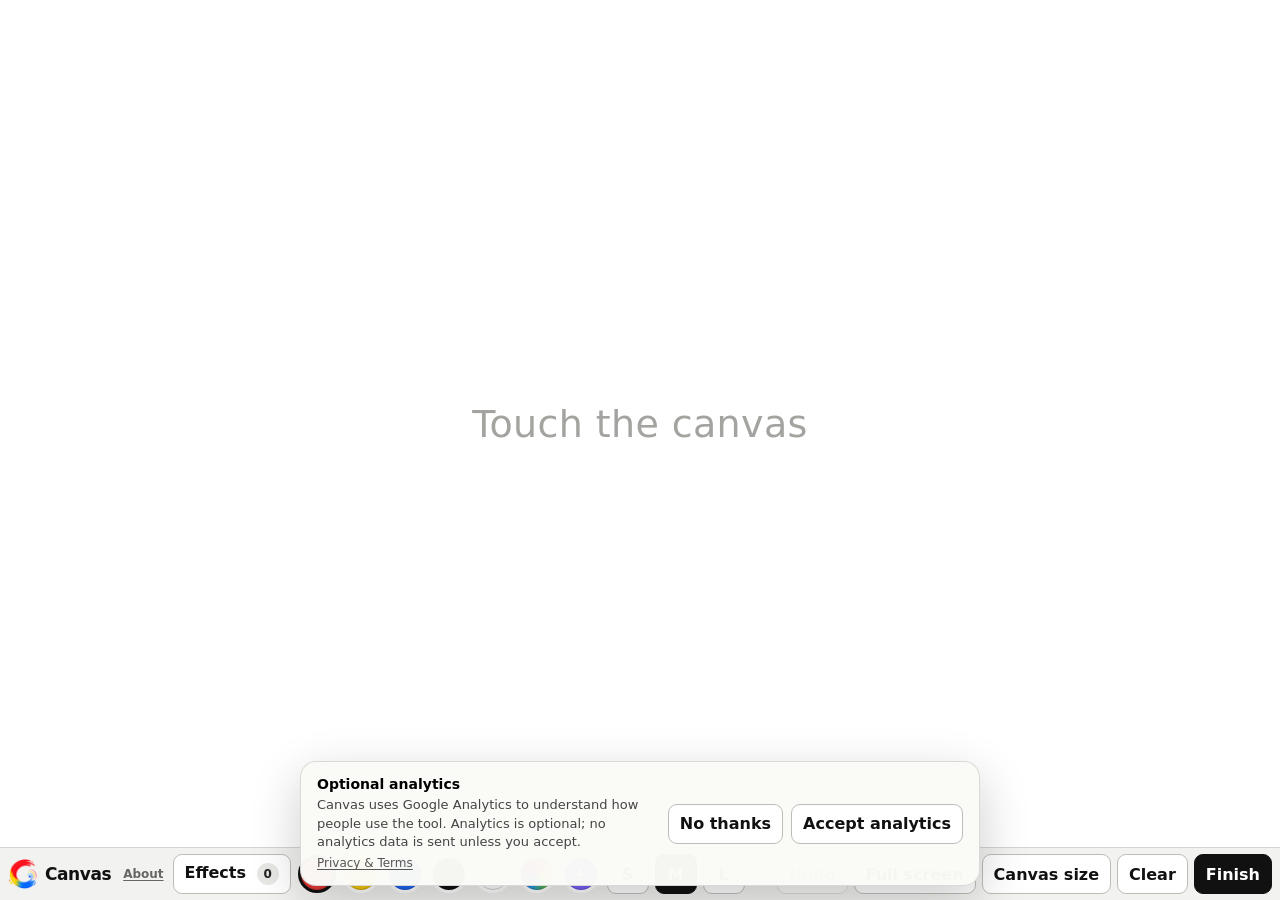
<file: index.html>
<!doctype html>
<html lang="en">
<head>
  <meta charset="utf-8" />
  <meta name="viewport" content="width=device-width, initial-scale=1, viewport-fit=cover, user-scalable=no" />
  <meta name="theme-color" content="#ffffff" />
  <meta name="color-scheme" content="light" />

  <title>Canvas — Experimental Multitouch Drawing Instrument</title>
  <meta name="description" content="Canvas is a free experimental multitouch drawing instrument by Nick Speelman. Combine gesture, color, and composable effects to create digital artwork in your browser." />
  <meta name="author" content="Nick Speelman" />
  <meta name="application-name" content="Canvas" />
  <meta name="robots" content="index, follow, max-image-preview:large, max-snippet:-1, max-video-preview:-1" />
  <link rel="canonical" href="https://canvas.nickspeelman.com/" />

  <!-- Open Graph / LinkedIn / social sharing -->
  <meta property="og:type" content="website" />
  <meta property="og:locale" content="en_US" />
  <meta property="og:site_name" content="Canvas" />
  <meta property="og:title" content="Canvas — Experimental Multitouch Drawing Instrument" />
  <meta property="og:description" content="A free experimental multitouch drawing instrument for combining gesture, color, and composable effects directly in your browser." />
  <meta property="og:url" content="https://canvas.nickspeelman.com/" />
  <meta property="og:image" content="https://canvas.nickspeelman.com/assets/icons/canvas-social.png" />
  <meta property="og:image:secure_url" content="https://canvas.nickspeelman.com/assets/icons/canvas-social.png" />
  <meta property="og:image:type" content="image/png" />
  <meta property="og:image:width" content="1200" />
  <meta property="og:image:height" content="627" />
  <meta property="og:image:alt" content="Canvas, an experimental multitouch drawing instrument by Nick Speelman" />

  <!-- X / Twitter -->
  <meta name="twitter:card" content="summary_large_image" />
  <meta name="twitter:title" content="Canvas — Experimental Multitouch Drawing Instrument" />
  <meta name="twitter:description" content="A free experimental multitouch drawing instrument for combining gesture, color, and composable effects directly in your browser." />
  <meta name="twitter:image" content="https://canvas.nickspeelman.com/assets/icons/canvas-social.png" />
  <meta name="twitter:image:alt" content="Canvas, an experimental multitouch drawing instrument by Nick Speelman" />

  <!-- PWA / platform metadata -->
  <meta name="apple-mobile-web-app-capable" content="yes" />
  <meta name="apple-mobile-web-app-status-bar-style" content="default" />
  <meta name="apple-mobile-web-app-title" content="Canvas" />
  <meta name="mobile-web-app-capable" content="yes" />

  <!-- Favicons / app icons -->
  <link rel="icon" href="assets/icons/favicon.ico" sizes="any" />
  <link rel="icon" type="image/png" sizes="48x48" href="assets/icons/favicon-48x48.png" />
  <link rel="icon" type="image/png" sizes="32x32" href="assets/icons/favicon-32x32.png" />
  <link rel="icon" type="image/png" sizes="16x16" href="assets/icons/favicon-16x16.png" />
  <link rel="apple-touch-icon" sizes="180x180" href="assets/icons/apple-touch-icon.png" />
  <link rel="manifest" href="assets/icons/site.webmanifest" />

  <!-- Structured data -->
  <script type="application/ld+json">
  {
    "@context": "https://schema.org",
    "@type": "WebApplication",
    "name": "Canvas",
    "url": "https://canvas.nickspeelman.com/",
    "description": "A free experimental multitouch drawing instrument for combining gesture, color, and composable effects directly in the browser.",
    "applicationCategory": "DesignApplication",
    "operatingSystem": "Any",
    "browserRequirements": "Requires a modern browser with JavaScript and Canvas support.",
    "isAccessibleForFree": true,
    "image": "https://canvas.nickspeelman.com/assets/icons/canvas-social.png",
    "author": {
      "@type": "Person",
      "name": "Nick Speelman",
      "url": "https://nickspeelman.com/"
    },
    "offers": {
      "@type": "Offer",
      "price": "0",
      "priceCurrency": "USD"
    },
    "featureList": [
      "Multitouch drawing",
      "Composable drawing effects",
      "Custom color selection",
      "PNG image export",
      "Animated GIF recording rendering",
      "Offline-capable progressive web app"
    ]
  }
  </script>

  <link rel="stylesheet" href="styles.css" />
</head>
<body>
  <main id="app" class="app" aria-label="Touch drawing instrument">
    <section id="stage" class="stage" aria-label="Drawing canvas">
      <canvas id="paintCanvas"></canvas>
      <canvas id="liveCanvas"></canvas>
      <div id="touchHint" class="touch-hint">Touch the canvas</div>
    </section>

    <section class="controls" aria-label="Instrument controls">
      <div class="control-row tools">
        <div class="brand-group">
          <div class="brand" aria-label="Canvas">
            <img class="brand-mark" src="assets/icons/favicon-32x32.png" width="32" height="32" alt="" />
            <span class="brand-name">Canvas</span>
          </div>
          <button id="aboutBtn" type="button" class="about-trigger" aria-haspopup="dialog">About</button>
        </div>

        <div class="effects-control popover-wrap">
          <button id="effectsBtn" class="utility menu-button" aria-haspopup="true" aria-expanded="false">
            Effects <span id="effectsCount" class="count-badge">0</span>
          </button>
          <div id="effectsMenu" class="popover effects-menu" hidden>
            <div class="effects-tabs" role="tablist" aria-label="Paint effects menu">
              <button id="effectsTabBtn" class="effects-tab active" type="button" role="tab" aria-selected="true" aria-controls="effectsTabPanel">Effects</button>
              <button id="stackTabBtn" class="effects-tab" type="button" role="tab" aria-selected="false" aria-controls="stackTabPanel">Stack</button>
            </div>

            <div id="effectsTabPanel" class="effects-tab-panel" role="tabpanel" aria-labelledby="effectsTabBtn">
              <div class="popover-heading effects-panel-heading">
                <strong>Paint Effects</strong>
                <div class="bulk-actions">
                  <button id="selectAllEffectsBtn" type="button" class="text-button">Select all</button>
                  <button id="clearAllEffectsBtn" type="button" class="text-button">Unselect all</button>
                </div>
              </div>

              <div class="effect-groups" aria-label="Effects">
                <section class="effect-group" aria-labelledby="generateEffectsHeading">
                  <h3 id="generateEffectsHeading">Generate</h3>
                  <div class="behaviors">
                    <button class="behavior" data-behavior="bloom" aria-pressed="false">Bloom</button>
                    <button class="behavior" data-behavior="drift" aria-pressed="false">Drift</button>
                    <button class="behavior" data-behavior="scatter" aria-pressed="false">Scatter</button>
                    <button class="behavior" data-behavior="spray" aria-pressed="false">Spray</button>
                  </div>
                </section>

                <section class="effect-group" aria-labelledby="interactEffectsHeading">
                  <h3 id="interactEffectsHeading">Interact</h3>
                  <div class="behaviors">
                    <button class="behavior" data-behavior="bleed" aria-pressed="false">Bleed</button>
                    <button class="behavior" data-behavior="connect" aria-pressed="false">Connect</button>
                    <button class="behavior" data-behavior="echo" aria-pressed="false">Echo</button>
                    <button class="behavior" data-behavior="orbit" aria-pressed="false">Orbit</button>
                  </div>
                </section>

                <section class="effect-group" aria-labelledby="transformEffectsHeading">
                  <h3 id="transformEffectsHeading">Transform</h3>
                  <div class="behaviors">
                    <button class="behavior" data-behavior="flow" aria-pressed="false">Flow</button>
                    <button class="behavior" data-behavior="fractal" aria-pressed="false">Fractal</button>
                    <button class="behavior" data-behavior="mirror" aria-pressed="false">Mirror</button>
                    <button class="behavior" data-behavior="radial" aria-pressed="false">Radial</button>
                  </div>
                </section>
              </div>
            </div>

            <div id="stackTabPanel" class="effects-tab-panel" role="tabpanel" aria-labelledby="stackTabBtn" hidden>
              <div class="stack-heading">
                <strong>Effect Order</strong>
                <div class="stack-heading-actions">
                  <span>Runs top → bottom</span>
                  <button id="clearStackBtn" type="button" class="text-button stack-clear-button">Clear stack</button>
                </div>
              </div>
              <div id="effectStackPreview" class="effect-stack-preview" aria-live="polite"></div>
              <p class="stack-note">Drag by the handle or use the arrows to reorder. Use × to disable and + to re-enable.</p>
            </div>
          </div>
        </div>

        <div class="swatches" aria-label="Ink">
          <button class="swatch active" data-color="#e53935" aria-label="Red" aria-pressed="true" style="--swatch:#e53935"></button>
          <button class="swatch" data-color="#f6c90e" aria-label="Yellow" aria-pressed="false" style="--swatch:#f6c90e"></button>
          <button class="swatch" data-color="#1e66f5" aria-label="Blue" aria-pressed="false" style="--swatch:#1e66f5"></button>
          <button class="swatch" data-color="#111111" aria-label="Black" aria-pressed="false" style="--swatch:#111111"></button>
          <button class="swatch" data-color="#ffffff" aria-label="White" aria-pressed="false" style="--swatch:#ffffff"></button>
          <button id="cycleInkBtn" class="swatch cycle-swatch" data-ink="cycle" aria-label="Cycle ink" aria-pressed="false" title="Cycle"></button>
          <div class="custom-color-wrap popover-wrap">
            <button id="customColorBtn" class="swatch custom-swatch" aria-label="Custom color" aria-pressed="false" style="--swatch:#7b61ff"><span>+</span></button>
            <div id="colorMenu" class="popover color-menu" hidden>
              <strong>Custom color</strong>
              <div class="visual-color-picker-wrap">
                <div id="customColorPicker" class="visual-color-picker" role="slider" tabindex="0" aria-label="Choose a custom color visually">
                  <span id="customColorCursor" class="visual-color-cursor" aria-hidden="true"></span>
                </div>
              </div>
              <label class="field compact-field">
                <span>Hex or RGB</span>
                <input id="customColorText" type="text" value="#7b61ff" inputmode="text" autocomplete="off" spellcheck="false" placeholder="#7b61ff or rgb(123, 97, 255)" />
              </label>
              <div class="color-menu-actions">
                <span id="colorError" class="input-error" aria-live="polite"></span>
                <button id="applyCustomColorBtn" type="button" class="utility primary compact">Use color</button>
              </div>
            </div>
          </div>
        </div>

        <div class="sizes" aria-label="Brush size">
          <button class="size" data-size="6" aria-pressed="false">S</button>
          <button class="size active" data-size="16" aria-pressed="true">M</button>
          <button class="size" data-size="34" aria-pressed="false">L</button>
        </div>

        <div class="actions">
          <button id="undoBtn" class="utility" disabled aria-label="Undo last drawing action">Undo</button>
          <button id="fullscreenBtn" class="utility">Full screen</button>
          <button id="canvasSizeBtn" class="utility">Canvas size</button>
          <button id="saveBtn" class="utility" hidden aria-hidden="true" tabindex="-1">Save image</button>
          <button id="gifRenderBtn" class="utility" hidden aria-hidden="true" tabindex="-1">Render GIF</button>
          <button id="clearBtn" class="utility">Clear</button>
          <button id="finishBtn" class="utility primary">Finish</button>
        </div>
      </div>
    </section>
  </main>

  <dialog id="aboutDialog" class="about-dialog">
    <div class="about-card">
      <div class="about-heading">
        <img src="assets/icons/favicon-32x32.png" width="38" height="38" alt="" />
        <div>
          <h2>Canvas</h2>
          <p class="about-subtitle">An experimental touch-drawing instrument</p>
        </div>
      </div>
      <p>Canvas grew out of a simple paint program I made for a friend’s kid. While watching it in use, I noticed unexpected effects emerging from multitouch gestures and a handful of simple drawing rules.</p>
      <p>I decided to lean into those accidents and turn the idea into a broader creative tool for teens and grown-ups. Canvas is the result: a drawing instrument built around surprising interactions between simple sets of rules.</p>
      <p>If you have issues, questions or other feedback, you can contact me at <a href="mailto:nick@nickspeelman.com">nick@nickspeelman.com</a></p>
      <p class="about-support">If you enjoy Canvas and want to help keep projects like this free, <a href="/donate/" rel="noopener noreferrer nofollow">you can support the project</a>. <a href="/privacy/">Privacy &amp; Terms</a> · <a href="#analytics-settings" data-analytics-settings>Analytics settings</a></p>
      <p class="about-copyright">© 2026 Nick Speelman. All rights reserved.</p>
      <div class="about-footer">
        <span id="appVersion" class="app-version" aria-live="polite">Version …</span>
        <button id="closeAboutBtn" type="button" class="utility">Close</button>
      </div>
    </div>
  </dialog>

  <dialog id="canvasDialog" class="settings-dialog">
    <form method="dialog" class="settings-card" id="canvasForm">
      <h2>Canvas size</h2>
      <label class="field">
        <span>Preset</span>
        <select id="canvasPreset">
          <option value="responsive">Responsive — fill screen</option>
          <option value="1200x1200">Square — 1200 × 1200</option>
          <option value="1600x1200">Landscape 4:3 — 1600 × 1200</option>
          <option value="1920x1080">Widescreen 16:9 — 1920 × 1080</option>
          <option value="1200x1600">Portrait 3:4 — 1200 × 1600</option>
          <option value="custom">Custom…</option>
        </select>
      </label>
      <div id="customSizeFields" class="dimension-fields hidden">
        <label class="field"><span>Width (px)</span><input id="canvasWidthInput" type="number" min="320" max="8192" step="1" value="1600" inputmode="numeric" /></label>
        <label class="field"><span>Height (px)</span><input id="canvasHeightInput" type="number" min="320" max="8192" step="1" value="1200" inputmode="numeric" /></label>
      </div>
      <label class="check-row"><input id="preserveCanvasCheck" type="checkbox" checked /> <span>Preserve existing artwork when resizing</span></label>
      <p class="settings-note">Fixed sizes determine both the canvas shape and the exact PNG dimensions. Responsive mode follows the available screen area.</p>
      <div class="settings-actions">
        <button value="cancel" class="utility">Cancel</button>
        <button id="applyCanvasSizeBtn" type="button" class="utility primary">Apply</button>
      </div>
    </form>
  </dialog>

  <dialog id="gifDialog" class="gif-dialog">
    <div class="gif-card">
      <div class="gif-preview-wrap">
        <span class="gif-preview-label" aria-hidden="true">GIF Preview</span>
        <img id="gifPreview" alt="Preview of rendered Canvas recording" hidden />
        <div id="gifRenderStatus" class="gif-render-status" role="status" aria-live="polite">
          <span class="gif-render-spinner" aria-hidden="true"></span>
          <span>Preparing GIF…</span>
        </div>
      </div>
      <div class="gif-progress" aria-hidden="true"><span id="gifProgressBar"></span></div>
      <p id="gifMeta" class="gif-meta"></p>
      <div class="finish-actions">
        <button id="downloadGifBtn" type="button" class="utility primary" disabled>Download GIF</button>
        <button id="closeGifBtn" type="button" class="utility">Close</button>
      </div>
    </div>
  </dialog>

  <dialog id="finishDialog" class="finish-dialog">
    <form method="dialog" class="finish-card">
      <div class="preview-wrap"><img id="previewImage" alt="Preview of your drawing" /></div>
      <div class="finish-actions">
        <button id="downloadBtn" type="button" class="utility primary">Download image (PNG)</button>
        <button id="finishGifBtn" type="button" class="utility">Render recording (GIF)</button>
        <button id="shareBtn" type="button" class="utility">Share</button>
        <button id="downloadSessionBtn" type="button" class="utility">Download recording (JSON)</button>
        <button value="close" class="utility">Keep drawing</button>
        <button id="newBtn" type="button" class="utility danger">Start again</button>
      </div>
    </form>
  </dialog>

  <script>
    (() => {
      const dialog = document.getElementById("aboutDialog");
      const openButton = document.getElementById("aboutBtn");
      const closeButton = document.getElementById("closeAboutBtn");

      const openAbout = () => {
        if (!dialog) return;
        if (typeof dialog.showModal === "function") {
          if (!dialog.open) dialog.showModal();
        } else {
          dialog.setAttribute("open", "");
        }
      };

      const closeAbout = () => {
        if (!dialog) return;
        if (typeof dialog.close === "function") dialog.close();
        else dialog.removeAttribute("open");
      };

      openButton?.addEventListener("click", () => {
        openAbout();
        if (typeof window.gtag === "function") window.gtag("event", "about_opened");
      });
      document.querySelector('.about-support a[href^="/donate"]')?.addEventListener("click", () => {
        if (typeof window.gtag === "function") window.gtag("event", "donate_clicked");
      });
      closeButton?.addEventListener("click", closeAbout);
      dialog?.addEventListener("click", event => {
        if (event.target === dialog) closeAbout();
      });
      document.addEventListener("keydown", event => {
        if (event.key === "Escape" && dialog?.open) closeAbout();
      });
    })();
  </script>
  <aside id="analyticsConsent" class="consent-banner" role="dialog" aria-labelledby="consentTitle" aria-describedby="consentText" hidden>
    <div class="consent-copy">
      <strong id="consentTitle">Optional analytics</strong>
      <p id="consentText">Canvas uses Google Analytics to understand how people use the tool. Analytics is optional; no analytics data is sent unless you accept.</p>
      <a href="/privacy/">Privacy &amp; Terms</a>
    </div>
    <div class="consent-actions">
      <button type="button" class="utility" data-consent-decline>No thanks</button>
      <button type="button" class="utility" data-consent-accept>Accept analytics</button>
    </div>
  </aside>

  <script src="js/consent.js"></script>
  <script src="js/behaviors.js"></script>
  <script src="js/gif-encoder.js"></script>
  <script src="js/app.js"></script>
  <script src="js/pwa.js"></script>
</body>
</html>
</file>
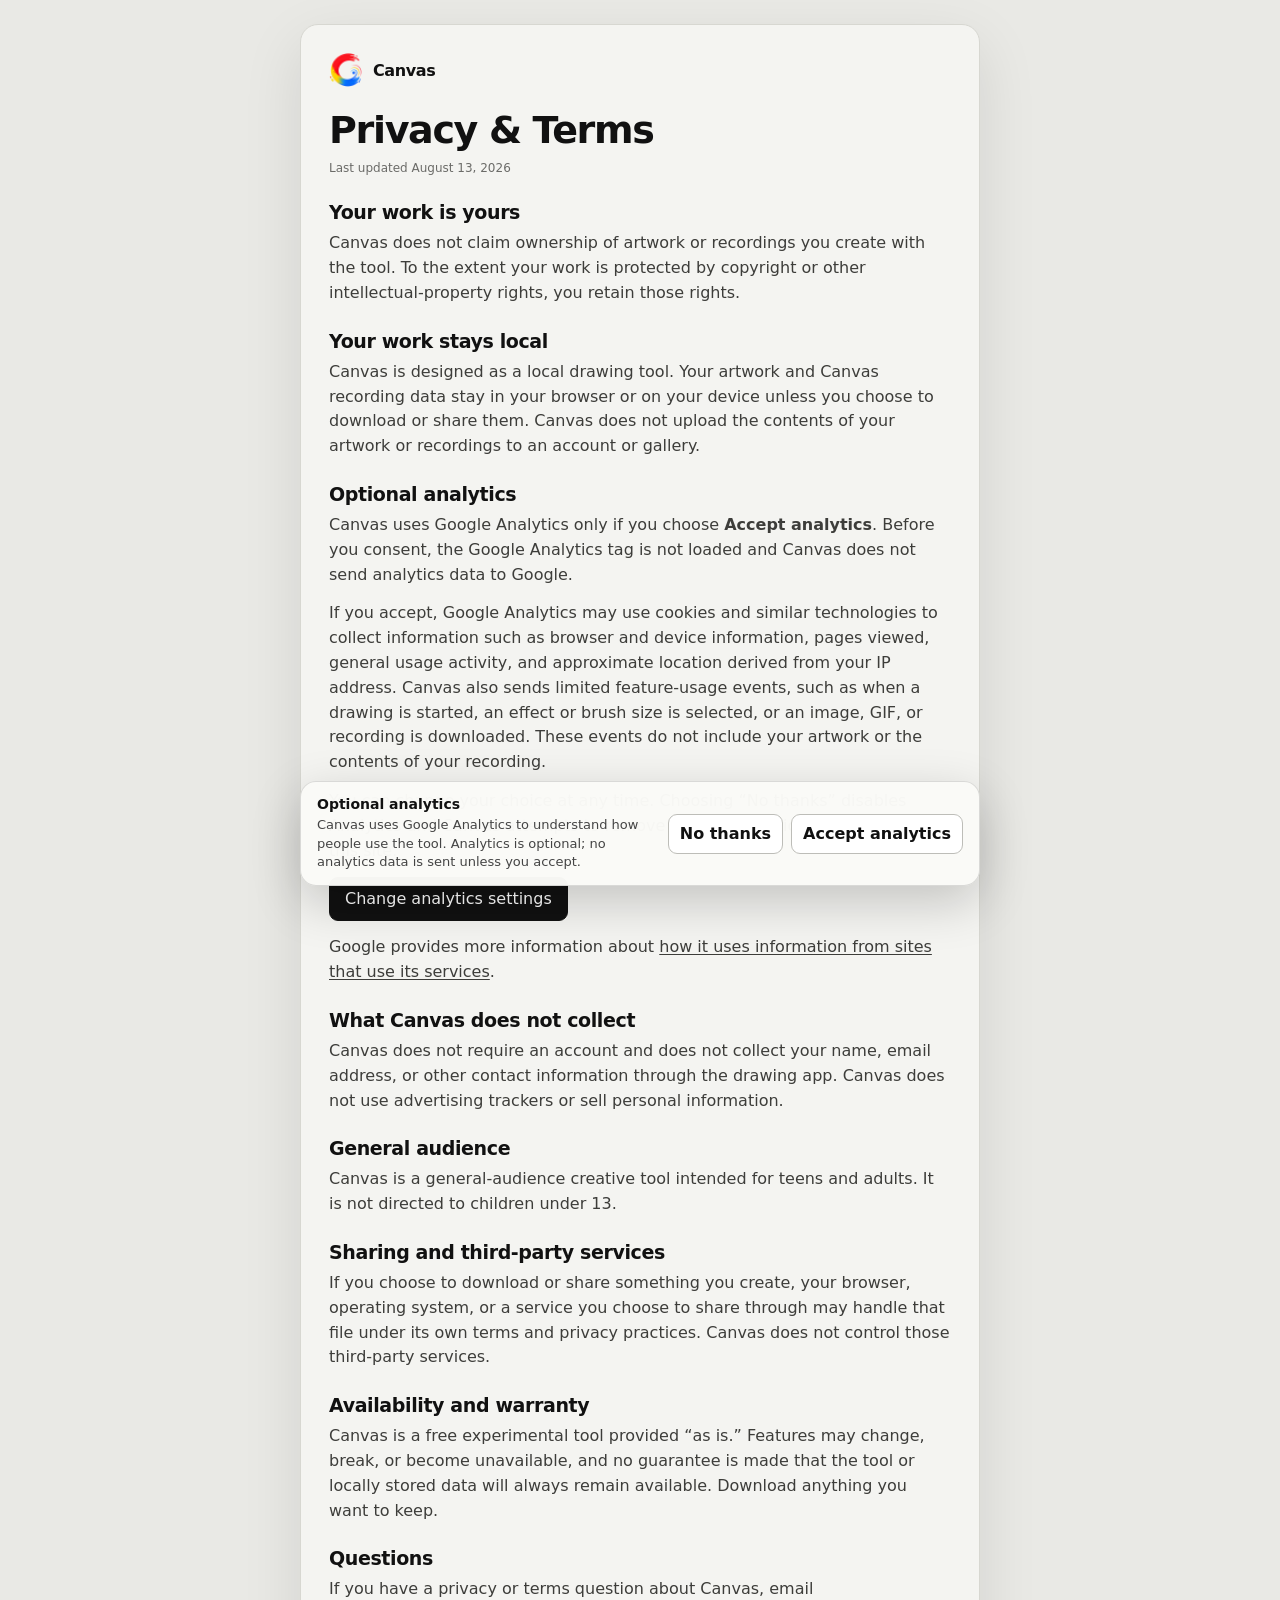
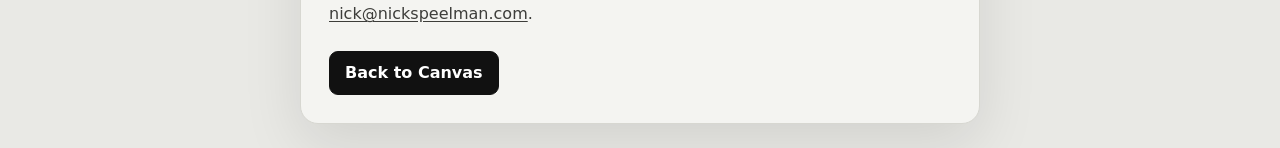
<file: privacy/index.html>
<!doctype html>
<html lang="en">
<head>
  <meta charset="utf-8" />
  <meta name="viewport" content="width=device-width, initial-scale=1" />
  <title>Privacy &amp; Terms — Canvas</title>
  <meta name="description" content="Privacy information and lightweight terms for Canvas, including optional Google Analytics and ownership of work you create." />
  <link rel="icon" href="/assets/icons/favicon.ico" sizes="any" />
  <link rel="apple-touch-icon" href="/assets/icons/apple-touch-icon.png" />
  <link rel="stylesheet" href="/static-pages.css" />
</head>
<body class="legal-page">
  <main class="page-card privacy-card">
    <a class="brand" href="/" aria-label="Back to Canvas">
      <img src="/assets/icons/favicon-32x32.png" width="34" height="34" alt="" />
      <span>Canvas</span>
    </a>

    <h1>Privacy &amp; Terms</h1>
    <p class="privacy-updated">Last updated August 13, 2026</p>

    <h2>Your work is yours</h2>
    <p>Canvas does not claim ownership of artwork or recordings you create with the tool. To the extent your work is protected by copyright or other intellectual-property rights, you retain those rights.</p>

    <h2>Your work stays local</h2>
    <p>Canvas is designed as a local drawing tool. Your artwork and Canvas recording data stay in your browser or on your device unless you choose to download or share them. Canvas does not upload the contents of your artwork or recordings to an account or gallery.</p>

    <h2>Optional analytics</h2>
    <p>Canvas uses Google Analytics only if you choose <strong>Accept analytics</strong>. Before you consent, the Google Analytics tag is not loaded and Canvas does not send analytics data to Google.</p>
    <p>If you accept, Google Analytics may use cookies and similar technologies to collect information such as browser and device information, pages viewed, general usage activity, and approximate location derived from your IP address. Canvas also sends limited feature-usage events, such as when a drawing is started, an effect or brush size is selected, or an image, GIF, or recording is downloaded. These events do not include your artwork or the contents of your recording.</p>
    <p>You can change your choice at any time. Choosing “No thanks” disables Analytics and Canvas attempts to remove Google Analytics cookies set for this site.</p>
    <p><button type="button" class="button legal-settings-button" data-analytics-settings>Change analytics settings</button></p>
    <p>Google provides more information about <a href="https://policies.google.com/technologies/partner-sites" rel="noopener noreferrer">how it uses information from sites that use its services</a>.</p>

    <h2>What Canvas does not collect</h2>
    <p>Canvas does not require an account and does not collect your name, email address, or other contact information through the drawing app. Canvas does not use advertising trackers or sell personal information.</p>

    <h2>General audience</h2>
    <p>Canvas is a general-audience creative tool intended for teens and adults. It is not directed to children under 13.</p>

    <h2>Sharing and third-party services</h2>
    <p>If you choose to download or share something you create, your browser, operating system, or a service you choose to share through may handle that file under its own terms and privacy practices. Canvas does not control those third-party services.</p>

    <h2>Availability and warranty</h2>
    <p>Canvas is a free experimental tool provided “as is.” Features may change, break, or become unavailable, and no guarantee is made that the tool or locally stored data will always remain available. Download anything you want to keep.</p>

    <h2>Questions</h2>
    <p>If you have a privacy or terms question about Canvas, email <a href="mailto:nick@nickspeelman.com">nick@nickspeelman.com</a>.</p>

    <div class="actions">
      <a class="button" href="/">Back to Canvas</a>
    </div>
  </main>

  <aside id="analyticsConsent" class="consent-banner" role="dialog" aria-labelledby="consentTitle" aria-describedby="consentText" hidden>
    <div class="consent-copy">
      <strong id="consentTitle">Optional analytics</strong>
      <p id="consentText">Canvas uses Google Analytics to understand how people use the tool. Analytics is optional; no analytics data is sent unless you accept.</p>
    </div>
    <div class="consent-actions">
      <button type="button" class="consent-button" data-consent-decline>No thanks</button>
      <button type="button" class="consent-button" data-consent-accept>Accept analytics</button>
    </div>
  </aside>
  <script src="/js/consent.js"></script>
</body>
</html>
</file>
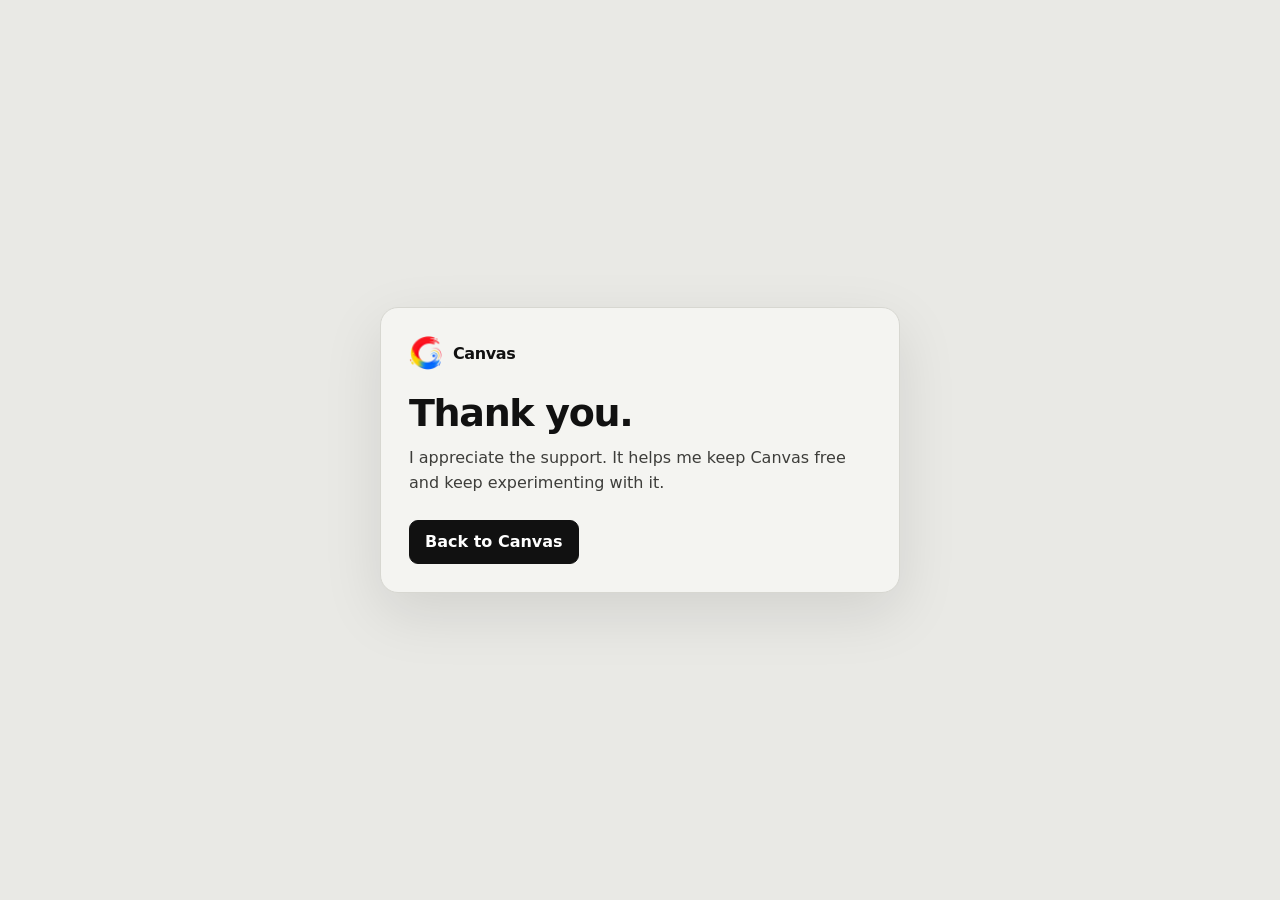
<file: thankyou/index.html>
<!doctype html>
<html lang="en">
<head>
  <meta charset="utf-8" />
  <meta name="viewport" content="width=device-width, initial-scale=1, viewport-fit=cover" />
  <meta name="theme-color" content="#f4f4f1" />
  <link rel="icon" href="/assets/icons/favicon.ico" sizes="any" />
  <link rel="icon" type="image/png" sizes="48x48" href="/assets/icons/favicon-48x48.png" />
  <link rel="apple-touch-icon" href="/assets/icons/apple-touch-icon.png" />
  <link rel="stylesheet" href="/static-pages.css" />
  <title>Thank You — Canvas</title>
  <meta name="description" content="Thank you for supporting Canvas." />
  <meta name="robots" content="noindex, follow" />
  <link rel="canonical" href="https://canvas.nickspeelman.com/thankyou/" />
</head>
<body>
  <main class="page-card">
    <a class="brand" href="/" aria-label="Back to Canvas">
      <img src="/assets/icons/favicon-32x32.png" width="34" height="34" alt="" />
      <span>Canvas</span>
    </a>
    <h1>Thank you.</h1>
    <p>I appreciate the support. It helps me keep Canvas free and keep experimenting with it.</p>
    <div class="actions">
      <a class="button" href="/">Back to Canvas</a>
    </div>
  </main>
</body>
</html>
</file>
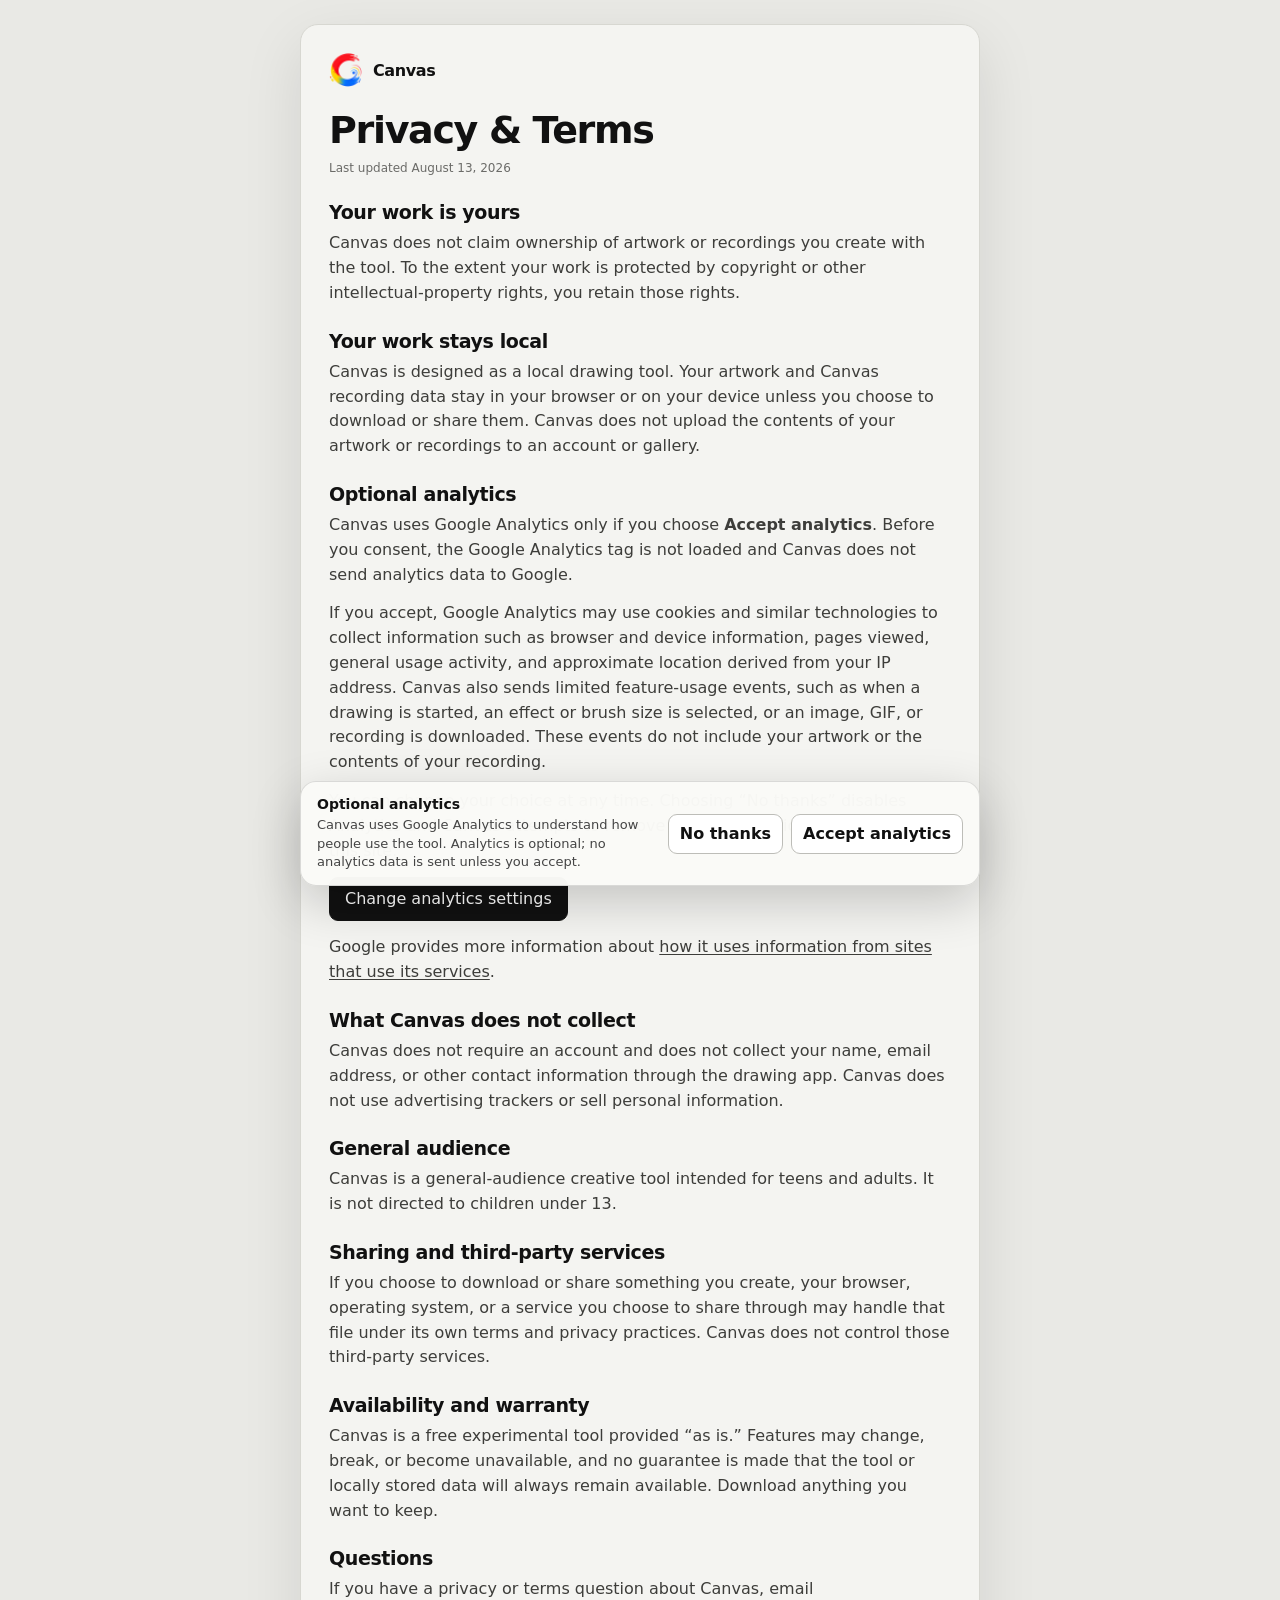
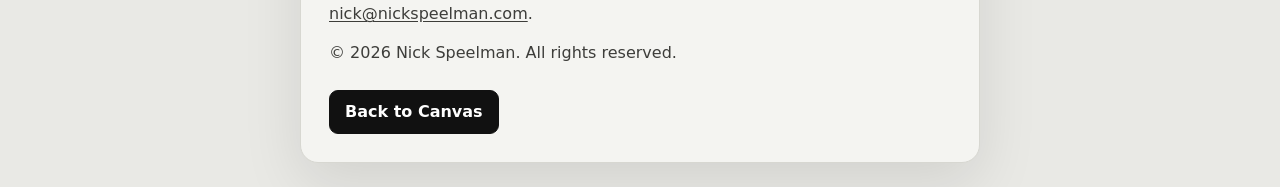
<file: thankyou/privacy/index.html>
<!doctype html>
<html lang="en">
<head>
  <meta charset="utf-8" />
  <meta name="viewport" content="width=device-width, initial-scale=1" />
  <title>Privacy &amp; Terms — Canvas</title>
  <meta name="description" content="Privacy information and lightweight terms for Canvas, including optional Google Analytics and ownership of work you create." />
  <link rel="icon" href="/assets/icons/favicon.ico" sizes="any" />
  <link rel="apple-touch-icon" href="/assets/icons/apple-touch-icon.png" />
  <link rel="stylesheet" href="/static-pages.css" />
</head>
<body class="legal-page">
  <main class="page-card privacy-card">
    <a class="brand" href="/" aria-label="Back to Canvas">
      <img src="/assets/icons/favicon-32x32.png" width="34" height="34" alt="" />
      <span>Canvas</span>
    </a>

    <h1>Privacy &amp; Terms</h1>
    <p class="privacy-updated">Last updated August 13, 2026</p>

    <h2>Your work is yours</h2>
    <p>Canvas does not claim ownership of artwork or recordings you create with the tool. To the extent your work is protected by copyright or other intellectual-property rights, you retain those rights.</p>

    <h2>Your work stays local</h2>
    <p>Canvas is designed as a local drawing tool. Your artwork and Canvas recording data stay in your browser or on your device unless you choose to download or share them. Canvas does not upload the contents of your artwork or recordings to an account or gallery.</p>

    <h2>Optional analytics</h2>
    <p>Canvas uses Google Analytics only if you choose <strong>Accept analytics</strong>. Before you consent, the Google Analytics tag is not loaded and Canvas does not send analytics data to Google.</p>
    <p>If you accept, Google Analytics may use cookies and similar technologies to collect information such as browser and device information, pages viewed, general usage activity, and approximate location derived from your IP address. Canvas also sends limited feature-usage events, such as when a drawing is started, an effect or brush size is selected, or an image, GIF, or recording is downloaded. These events do not include your artwork or the contents of your recording.</p>
    <p>You can change your choice at any time. Choosing “No thanks” disables Analytics and Canvas attempts to remove Google Analytics cookies set for this site.</p>
    <p><button type="button" class="button legal-settings-button" data-analytics-settings>Change analytics settings</button></p>
    <p>Google provides more information about <a href="https://policies.google.com/technologies/partner-sites" rel="noopener noreferrer">how it uses information from sites that use its services</a>.</p>

    <h2>What Canvas does not collect</h2>
    <p>Canvas does not require an account and does not collect your name, email address, or other contact information through the drawing app. Canvas does not use advertising trackers or sell personal information.</p>

    <h2>General audience</h2>
    <p>Canvas is a general-audience creative tool intended for teens and adults. It is not directed to children under 13.</p>

    <h2>Sharing and third-party services</h2>
    <p>If you choose to download or share something you create, your browser, operating system, or a service you choose to share through may handle that file under its own terms and privacy practices. Canvas does not control those third-party services.</p>

    <h2>Availability and warranty</h2>
    <p>Canvas is a free experimental tool provided “as is.” Features may change, break, or become unavailable, and no guarantee is made that the tool or locally stored data will always remain available. Download anything you want to keep.</p>

    <h2>Questions</h2>
    <p>If you have a privacy or terms question about Canvas, email <a href="mailto:nick@nickspeelman.com">nick@nickspeelman.com</a>.</p>

    <p class="legal-copyright">© 2026 Nick Speelman. All rights reserved.</p>

    <div class="actions">
      <a class="button" href="/">Back to Canvas</a>
    </div>
  </main>

  <aside id="analyticsConsent" class="consent-banner" role="dialog" aria-labelledby="consentTitle" aria-describedby="consentText" hidden>
    <div class="consent-copy">
      <strong id="consentTitle">Optional analytics</strong>
      <p id="consentText">Canvas uses Google Analytics to understand how people use the tool. Analytics is optional; no analytics data is sent unless you accept.</p>
    </div>
    <div class="consent-actions">
      <button type="button" class="consent-button" data-consent-decline>No thanks</button>
      <button type="button" class="consent-button" data-consent-accept>Accept analytics</button>
    </div>
  </aside>
  <script src="/js/consent.js"></script>
</body>
</html>
</file>
<file: styles.css>
:root {
  color-scheme: light;
  --ink: #111;
  --paper: #fff;
  --panel: #f2f2f0;
  --line: #d4d4d0;
  --active: #111;
  --active-text: #fff;
}

* { box-sizing: border-box; }
html, body { width: 100%; height: 100%; margin: 0; overflow: hidden; background: var(--paper); font-family: ui-sans-serif, system-ui, -apple-system, BlinkMacSystemFont, "Segoe UI", sans-serif; }
button, input, select { font: inherit; }
button { -webkit-tap-highlight-color: transparent; }

.app { width: 100vw; height: 100dvh; display: grid; grid-template-rows: minmax(0, 1fr) auto; background: var(--paper); }
.stage { min-height: 0; position: relative; overflow: hidden; background: #e9e9e6; touch-action: none; user-select: none; }
.stage canvas { position: absolute; inset: auto; touch-action: none; background: #fff; }
#liveCanvas { z-index: 2; background: transparent; }
.touch-hint { position: absolute; z-index: 3; inset: 0; display: grid; place-items: center; pointer-events: none; color: #a3a3a0; font-size: clamp(20px, 3vw, 38px); letter-spacing: .01em; transition: opacity .3s ease; }
.touch-hint.hidden { opacity: 0; }

.controls { position: relative; z-index: 10; background: var(--panel); border-top: 1px solid var(--line); padding: 6px max(8px, env(safe-area-inset-right)) max(6px, env(safe-area-inset-bottom)) max(8px, env(safe-area-inset-left)); }
.control-row { display: flex; align-items: center; gap: 7px; }
.tools { justify-content: space-between; flex-wrap: wrap; }
.brand-group { display: flex; align-items: center; gap: 8px; min-width: 0; }
.brand { display: flex; align-items: center; gap: 7px; min-width: 0; padding-right: 2px; color: #111; user-select: none; }
.brand-mark { width: 30px; height: 30px; flex: 0 0 30px; object-fit: contain; }
.brand-name { font-size: 17px; font-weight: 850; letter-spacing: -.025em; white-space: nowrap; }
.about-trigger { border: 0; background: transparent; color: #666; padding: 5px 2px; font-size: 12px; font-weight: 700; cursor: pointer; text-decoration: underline; text-underline-offset: 2px; }
.about-trigger:hover { color: #111; }
.swatches, .sizes, .actions { display: flex; align-items: center; gap: 6px; }
.actions { margin-left: auto; flex-wrap: wrap; justify-content: flex-end; }
.behavior, .utility, .size { min-height: 40px; border: 1px solid #bdbdb8; border-radius: 9px; background: #fff; color: var(--ink); font-weight: 700; padding: 0 11px; cursor: pointer; }
.behavior.active, .size.active { background: var(--active); color: var(--active-text); border-color: var(--active); }
.utility.primary { background: #111; color: #fff; border-color: #111; }
.utility.danger { border-color: #b42318; color: #b42318; }
.behavior:disabled, .utility:disabled, .size:disabled { opacity: .42; cursor: not-allowed; }
.utility.compact { min-height: 36px; padding: 0 10px; }

.swatch { position: relative; width: 38px; height: 38px; flex: 0 0 38px; padding: 0; border-radius: 50%; border: 3px solid #fff; background: var(--swatch); box-shadow: inset 0 0 0 1px rgba(0,0,0,.18); cursor: pointer; }
.swatch.active { border-color: #111; outline: none; }
.cycle-swatch { background: conic-gradient(#f44336, #ff9800, #ffeb3b, #4caf50, #2196f3, #673ab7, #e91e63, #f44336); }
.custom-swatch span { display: grid; place-items: center; width: 100%; height: 100%; color: #fff; font-size: 21px; font-weight: 800; text-shadow: 0 1px 3px rgba(0,0,0,.45); }
.size { width: 42px; padding: 0; }

.popover-wrap { position: relative; }
.popover { position: absolute; bottom: calc(100% + 9px); left: 0; z-index: 30; border: 1px solid var(--line); border-radius: 14px; background: #f8f8f6; box-shadow: 0 16px 45px rgba(0,0,0,.18); padding: 12px; }
.popover[hidden] { display: none !important; }
.effects-menu { width: min(620px, calc(100vw - 16px)); }
.effects-tabs { display: grid; grid-template-columns: 1fr 1fr; gap: 4px; margin: -4px -4px 12px; padding: 4px; border-radius: 10px; background: #e9e9e5; }
.effects-tab { min-height: 36px; border: 0; border-radius: 8px; background: transparent; color: #555; font-weight: 800; cursor: pointer; }
.effects-tab.active { background: #fff; color: #111; box-shadow: 0 1px 3px rgba(0,0,0,.12); }
.effects-tab:focus-visible { outline: 2px solid #111; outline-offset: 1px; }
.effects-tab-panel[hidden] { display: none !important; }
.popover-heading { display: flex; align-items: center; justify-content: space-between; gap: 12px; margin-bottom: 10px; }
.effects-panel-heading { margin-bottom: 12px; }
.bulk-actions { display: flex; gap: 10px; }
.text-button { border: 0; background: transparent; padding: 5px 2px; color: #444; text-decoration: underline; cursor: pointer; }
.text-button:disabled { opacity: .4; cursor: default; text-decoration: none; }
.effect-groups { display: grid; gap: 13px; }
.effect-group { min-width: 0; }
.effect-group h3 { margin: 0 0 6px; color: #666; font-size: 11px; font-weight: 850; letter-spacing: .08em; text-transform: uppercase; }
.behaviors { display: grid; grid-template-columns: repeat(4, minmax(92px, 1fr)); gap: 7px; }
.stack-heading { display: flex; align-items: baseline; justify-content: space-between; gap: 10px; margin-bottom: 10px; }
.stack-heading-actions { display: flex; align-items: baseline; gap: 10px; }
.stack-heading span { color: #777; font-size: 12px; }
.stack-clear-button { white-space: nowrap; }
.effect-stack-preview { display: grid; gap: 6px; min-height: 44px; }
.stack-preview-row { display: flex; align-items: center; gap: 8px; min-height: 44px; padding: 6px 8px 6px 6px; border: 1px solid #d5d5d0; border-radius: 9px; background: #fff; font-weight: 750; transition: border-color .12s ease, box-shadow .12s ease, opacity .12s ease; }
.stack-preview-row.disabled { background: #f0f0ed; }
.stack-preview-row.disabled .stack-drag-handle,
.stack-preview-row.disabled .stack-preview-index,
.stack-preview-row.disabled .stack-preview-label { opacity: .42; }
.stack-preview-row.dragging { position: relative; z-index: 4; border-color: #888; box-shadow: 0 5px 16px rgba(0,0,0,.16); opacity: .86; }
.stack-drag-handle { display: inline-grid; place-items: center; width: 28px; height: 32px; flex: 0 0 28px; padding: 0; border: 0; border-radius: 7px; background: transparent; color: #777; font: inherit; font-size: 17px; font-weight: 900; line-height: 1; letter-spacing: -3px; cursor: grab; touch-action: none; user-select: none; -webkit-user-select: none; }
.stack-drag-handle:hover, .stack-drag-handle:focus-visible { background: #f1f1ed; color: #222; outline: none; }
.stack-preview-row.dragging .stack-drag-handle { cursor: grabbing; }
.stack-preview-index { width: 22px; flex: 0 0 22px; color: #777; font-size: 12px; font-variant-numeric: tabular-nums; text-align: right; }
.stack-preview-label { display: flex; align-items: baseline; gap: 7px; min-width: 0; flex: 1 1 auto; }
.stack-preview-state { color: #777; font-size: 10px; font-weight: 750; letter-spacing: .05em; text-transform: uppercase; }
.stack-preview-controls { display: flex; align-items: center; gap: 4px; margin-left: auto; }
.stack-control { display: inline-grid; place-items: center; width: 32px; height: 32px; padding: 0; border: 1px solid #c9c9c4; border-radius: 8px; background: #fff; color: #222; font: inherit; font-size: 17px; font-weight: 850; line-height: 1; cursor: pointer; touch-action: manipulation; }
.stack-control:hover:not(:disabled), .stack-control:focus-visible { background: #f4f4f1; border-color: #999; }
.stack-control:disabled { opacity: .25; cursor: default; }
.stack-toggle { font-size: 20px; }
.stack-toggle-off { font-size: 19px; }
.stack-preview-empty { margin: 8px 0; color: #777; font-size: 14px; text-align: center; }
.stack-note { margin: 10px 0 0; color: #888; font-size: 11px; text-align: center; }
.count-badge { display: inline-grid; place-items: center; min-width: 22px; height: 22px; margin-left: 5px; padding: 0 6px; border-radius: 999px; background: #e7e7e3; color: #222; font-size: 12px; }

.color-menu { width: min(340px, calc(100vw - 16px)); }
.color-menu > strong { display: block; margin-bottom: 12px; }
.visual-color-picker-wrap { margin-bottom: 12px; }
.visual-color-picker {
  position: relative;
  width: 100%;
  height: 168px;
  overflow: hidden;
  border: 1px solid #aaa;
  border-radius: 11px;
  background:
    linear-gradient(to bottom, rgba(255,255,255,1) 0%, rgba(255,255,255,0) 50%, rgba(0,0,0,0) 50%, rgba(0,0,0,1) 100%),
    linear-gradient(to right, #f00 0%, #ff0 16.666%, #0f0 33.333%, #0ff 50%, #00f 66.666%, #f0f 83.333%, #f00 100%);
  cursor: crosshair;
  touch-action: none;
}
.visual-color-picker:focus-visible { outline: 3px solid #111; outline-offset: 2px; }
.visual-color-cursor {
  position: absolute;
  left: 74%;
  top: 45%;
  width: 18px;
  height: 18px;
  border: 2px solid #fff;
  border-radius: 50%;
  box-shadow: 0 0 0 1px rgba(0,0,0,.7), 0 2px 5px rgba(0,0,0,.25);
  transform: translate(-50%, -50%);
  pointer-events: none;
}
.compact-field { gap: 5px; }
.color-menu-actions { min-height: 38px; margin-top: 10px; display: flex; align-items: center; justify-content: space-between; gap: 10px; }
.input-error { color: #b42318; font-size: 12px; }

.finish-dialog, .settings-dialog, .about-dialog { max-height: 92dvh; border: 0; border-radius: 18px; padding: 0; box-shadow: 0 30px 100px rgba(0,0,0,.25); }
.finish-dialog { width: min(92vw, 960px); }
.settings-dialog { width: min(92vw, 520px); }
.about-dialog { width: min(92vw, 500px); }
.finish-dialog::backdrop, .settings-dialog::backdrop, .about-dialog::backdrop { background: rgba(0,0,0,.58); }
.finish-card { padding: 18px; display: grid; gap: 16px; background: #f4f4f1; }
.preview-wrap { min-height: 200px; max-height: 68dvh; background: #fff; border: 1px solid var(--line); overflow: hidden; display: grid; place-items: center; }
.preview-wrap img { display: block; max-width: 100%; max-height: 66dvh; object-fit: contain; }
.finish-actions { display: flex; flex-wrap: wrap; gap: 8px; justify-content: center; }
.settings-card { padding: 20px; display: grid; gap: 16px; background: #f4f4f1; }
.settings-card h2 { margin: 0; font-size: 22px; }
.field { display: grid; gap: 6px; font-weight: 700; }
.field select, .field input { width: 100%; min-height: 44px; border: 1px solid #bdbdb8; border-radius: 9px; background: #fff; color: #111; padding: 8px 10px; }
.dimension-fields { display: grid; grid-template-columns: 1fr 1fr; gap: 12px; }
.dimension-fields.hidden { display: none; }
.check-row { display: flex; align-items: center; gap: 10px; font-weight: 600; }
.check-row input { width: 20px; height: 20px; }
.settings-note { margin: 0; color: #666; line-height: 1.4; font-size: 14px; }
.settings-actions { display: flex; justify-content: flex-end; gap: 8px; }
.about-card { padding: 22px; display: grid; gap: 14px; background: #f4f4f1; }
.about-heading { display: flex; align-items: center; gap: 12px; }
.about-heading img { width: 38px; height: 38px; flex: 0 0 38px; }
.about-heading h2 { margin: 0; font-size: 24px; letter-spacing: -.025em; }
.about-subtitle { margin: 2px 0 0; color: #666; font-size: 13px; }
.about-card > p { margin: 0; color: #333; font-size: 15px; line-height: 1.5; }
.about-card .about-support { color: #777; font-size: 12px; }
.about-card .about-support a { color: inherit; text-underline-offset: 2px; }
.about-card .about-support a:hover { color: #111; }
.about-footer { display: flex; align-items: center; justify-content: space-between; gap: 14px; margin-top: 2px; padding-top: 12px; border-top: 1px solid var(--line); }
.app-version { color: #777; font-size: 12px; font-variant-numeric: tabular-nums; }


@media (max-width: 820px) {
  .controls { padding: 5px 6px max(5px, env(safe-area-inset-bottom)); }
  .tools { gap: 5px; }
  .actions { width: 100%; justify-content: stretch; }
  .actions .utility { flex: 1 1 auto; min-width: max-content; }
  .behaviors { grid-template-columns: repeat(3, minmax(84px, 1fr)); }
}

@media (max-width: 520px) {
  .brand-name { display: none; }
  .brand { padding-right: 0; }
  .behavior, .utility, .size { min-height: 38px; border-radius: 8px; padding: 0 9px; font-size: 14px; }
  .swatch { width: 36px; height: 36px; flex-basis: 36px; }
  .size { width: 38px; }
  .actions { gap: 4px; }
  .actions .utility { min-width: 0; padding-inline: 7px; }
  #fullscreenBtn { display: none; }
  .effects-menu { width: auto; max-width: none; }
  .behaviors { grid-template-columns: repeat(2, minmax(88px, 1fr)); }
  .popover-heading { align-items: flex-start; }
  .bulk-actions { flex-direction: column; gap: 2px; align-items: flex-end; }
  .dimension-fields { grid-template-columns: 1fr; }
}

@media (max-height: 520px) and (orientation: landscape) {
  .brand-name { display: none; }
  .brand-mark { width: 28px; height: 28px; flex-basis: 28px; }
  .behavior, .utility, .size { min-height: 34px; }
  .swatch { width: 34px; height: 34px; flex-basis: 34px; }
  .size { width: 36px; }
  .actions { width: auto; }
  .tools { flex-wrap: nowrap; }
  .effect-groups, .effect-stack-preview { max-height: none; overflow: visible; }
}

/* Performance GIF capture */
.gif-record.recording { background: #b42318; color: #fff; border-color: #b42318; }
.gif-record.recording::before { content: ""; display: inline-block; width: 8px; height: 8px; margin-right: 6px; border-radius: 50%; background: currentColor; animation: rec-pulse 1s steps(1) infinite; }
@keyframes rec-pulse { 50% { opacity: .25; } }
.gif-dialog { width: min(92vw, 760px); max-height: 92dvh; border: 0; border-radius: 18px; padding: 0; box-shadow: 0 30px 100px rgba(0,0,0,.25); }
.gif-dialog::backdrop { background: rgba(0,0,0,.58); }
.gif-card { max-height: 92dvh; overflow-y: auto; padding: 18px; display: grid; gap: 12px; background: #f4f4f1; -webkit-overflow-scrolling: touch; }
.gif-preview-wrap {
  position: relative;
  min-height: min(58dvh, 480px);
  padding: 28px;
  overflow: hidden;
  display: grid;
  place-items: center;
  border: 1px solid #d7d7d1;
  border-radius: 14px;
  background-color: #e9e9e4;
  background-image:
    linear-gradient(45deg, rgba(255,255,255,.58) 25%, transparent 25%),
    linear-gradient(-45deg, rgba(255,255,255,.58) 25%, transparent 25%),
    linear-gradient(45deg, transparent 75%, rgba(255,255,255,.58) 75%),
    linear-gradient(-45deg, transparent 75%, rgba(255,255,255,.58) 75%);
  background-size: 24px 24px;
  background-position: 0 0, 0 12px, 12px -12px, -12px 0;
  box-shadow:
    inset 0 0 0 1px rgba(255,255,255,.58),
    inset 0 10px 28px rgba(0,0,0,.035);
}
.gif-preview-label {
  position: absolute;
  top: 10px;
  left: 10px;
  z-index: 1;
  padding: 5px 8px;
  border: 1px solid rgba(0,0,0,.09);
  border-radius: 999px;
  background: rgba(250,250,247,.88);
  box-shadow: 0 1px 3px rgba(0,0,0,.06);
  color: #666;
  font-size: 11px;
  font-weight: 800;
  letter-spacing: .08em;
  line-height: 1;
  text-transform: uppercase;
  backdrop-filter: blur(5px);
  -webkit-backdrop-filter: blur(5px);
}
.gif-preview-wrap img {
  display: block;
  max-width: 100%;
  max-height: 58dvh;
  object-fit: contain;
  background: #fff;
  border-radius: 3px;
  box-shadow: 0 10px 32px rgba(0,0,0,.18), 0 1px 4px rgba(0,0,0,.12);
}
.gif-render-status {
  padding: 28px;
  display: flex;
  align-items: center;
  justify-content: center;
  gap: 10px;
  text-align: center;
  font-weight: 750;
  color: #555;
}
.gif-render-spinner {
  width: 16px;
  height: 16px;
  flex: 0 0 auto;
  border: 2px solid rgba(0,0,0,.14);
  border-top-color: #555;
  border-radius: 50%;
  animation: gif-spin .8s linear infinite;
}
@keyframes gif-spin {
  to { transform: rotate(360deg); }
}
.gif-progress { height: 8px; border-radius: 999px; overflow: hidden; background: #dededa; }
.gif-progress span { display: block; width: 0%; height: 100%; background: #111; transition: width .08s linear; }
.gif-meta { min-height: 1.4em; margin: 0; color: #666; font-size: 14px; text-align: center; }
.gif-card .finish-actions { position: sticky; bottom: 0; z-index: 2; padding-top: 8px; padding-bottom: max(2px, env(safe-area-inset-bottom)); background: #f4f4f1; }

@media (max-width: 520px), (max-height: 520px) {
  .gif-dialog { width: min(96vw, 760px); max-height: 96dvh; }
  .gif-card { max-height: 96dvh; padding: 12px; gap: 9px; }
  .gif-preview-wrap {
    min-height: min(44dvh, 340px);
    padding: 22px 14px 14px;
    border-radius: 12px;
  }
  .gif-preview-label {
    top: 8px;
    left: 8px;
  }
  .gif-preview-wrap img { max-height: 44dvh; }
  .gif-card .finish-actions .utility { flex: 1 1 130px; }
}

/* Explicitly preserve hidden state against component display rules. */
.gif-preview-wrap img[hidden],
.gif-render-status[hidden] {
  display: none !important;
}

/* Phase 2 mobile effects-menu sizing.
   Effects stays a compact palette and is scaled by JS when needed.
   Stack uses full-size touch rows; only the ordered row list scrolls. */
@media (max-width: 820px), (max-height: 700px) {
  .effects-menu {
    max-height: none;
    overflow: visible;
  }
  .effects-tab-panel,
  .effect-groups,
  .effect-stack-preview {
    max-height: none;
    overflow: visible;
  }

  .effects-menu.mobile-stack-mode {
    display: flex;
    flex-direction: column;
    min-height: 0;
  }
  .effects-menu.mobile-stack-mode .effects-tabs {
    flex: 0 0 auto;
  }
  .effects-menu.mobile-stack-mode #stackTabPanel {
    display: flex;
    flex: 1 1 auto;
    min-height: 0;
    flex-direction: column;
    overflow: hidden;
  }
  .effects-menu.mobile-stack-mode .stack-heading,
  .effects-menu.mobile-stack-mode .stack-note {
    flex: 0 0 auto;
  }
  .effects-menu.mobile-stack-mode .effect-stack-preview {
    flex: 1 1 auto;
    min-height: 0;
    max-height: none;
    overflow-x: hidden;
    overflow-y: auto;
    overscroll-behavior: contain;
    -webkit-overflow-scrolling: touch;
    padding-right: 2px;
  }
}

/* Optional analytics consent */
.consent-banner {
  position: fixed;
  left: 50%;
  bottom: max(14px, env(safe-area-inset-bottom));
  z-index: 10000;
  width: min(680px, calc(100vw - 24px));
  transform: translate(-50%, 12px);
  opacity: 0;
  display: flex;
  align-items: center;
  justify-content: space-between;
  gap: 18px;
  padding: 14px 16px;
  border: 1px solid rgba(0,0,0,.13);
  border-radius: 16px;
  background: rgba(250,250,247,.98);
  box-shadow: 0 16px 50px rgba(0,0,0,.2);
  transition: opacity .18s ease, transform .18s ease;
}
.consent-banner[hidden] { display: none !important; }
.consent-banner.is-visible { opacity: 1; transform: translate(-50%, 0); }
.consent-copy { min-width: 0; }
.consent-copy strong { display: block; margin-bottom: 4px; font-size: 14px; }
.consent-copy p { margin: 0; color: #444; font-size: 13px; line-height: 1.4; }
.consent-copy a { display: inline-block; margin-top: 5px; color: #555; font-size: 12px; text-underline-offset: 2px; }
.consent-actions { display: flex; flex: 0 0 auto; gap: 8px; }
.legal-settings-button { border: 0; cursor: pointer; font: inherit; }

@media (max-width: 620px) {
  .consent-banner { align-items: stretch; flex-direction: column; gap: 12px; }
  .consent-actions { width: 100%; }
  .consent-actions .utility { flex: 1 1 50%; }
}
</file>
<file: static-pages.css>
:root { --ink:#111; --muted:#6b6b68; --line:#d7d7d1; --paper:#f4f4f1; }
* { box-sizing:border-box; }
html, body { min-height:100%; }
body { margin:0; min-height:100dvh; display:grid; place-items:center; padding:24px; background:#e9e9e5; color:var(--ink); font-family:system-ui,-apple-system,BlinkMacSystemFont,"Segoe UI",sans-serif; }
.page-card { width:min(100%,520px); padding:28px; border:1px solid var(--line); border-radius:18px; background:var(--paper); box-shadow:0 20px 60px rgba(0,0,0,.10); }
.brand { display:flex; align-items:center; gap:10px; margin-bottom:24px; color:inherit; text-decoration:none; font-weight:850; letter-spacing:-.025em; }
.brand img { width:34px; height:34px; }
h1 { margin:0 0 12px; font-size:clamp(28px,7vw,38px); letter-spacing:-.035em; line-height:1.05; }
p { margin:0 0 14px; color:#3d3d3a; line-height:1.55; }
.actions { display:flex; flex-wrap:wrap; gap:9px; margin-top:24px; }
.button { min-height:44px; display:inline-flex; align-items:center; justify-content:center; padding:0 15px; border:1px solid #111; border-radius:9px; background:#111; color:#fff; font-weight:750; text-decoration:none; cursor:pointer; }
.button.secondary { border-color:#bdbdb8; background:#fff; color:#111; }
.note { margin-top:18px; color:var(--muted); font-size:12px; }
@media (max-width:520px){ body{padding:14px;} .page-card{padding:22px;} .actions{display:grid;} .button{width:100%;} }

.paypal-donate { min-height:47px; margin-top:24px; display:flex; align-items:center; }
.paypal-donate img { display:block; max-width:100%; height:auto; }

.privacy-card { width:min(100%,680px); }
.privacy-card h2 { margin:24px 0 8px; font-size:19px; letter-spacing:-.02em; }
.privacy-card a:not(.brand):not(.button) { color:inherit; text-underline-offset:2px; }
.privacy-updated { margin-top:-4px; color:var(--muted); font-size:12px; }

/* Optional analytics consent */
.consent-banner { position:fixed; left:50%; bottom:max(14px, env(safe-area-inset-bottom)); z-index:10000; width:min(680px, calc(100vw - 24px)); transform:translate(-50%,12px); opacity:0; display:flex; align-items:center; justify-content:space-between; gap:18px; padding:14px 16px; border:1px solid rgba(0,0,0,.13); border-radius:16px; background:rgba(250,250,247,.98); box-shadow:0 16px 50px rgba(0,0,0,.2); transition:opacity .18s ease,transform .18s ease; }
.consent-banner[hidden] { display:none !important; }
.consent-banner.is-visible { opacity:1; transform:translate(-50%,0); }
.consent-copy { min-width:0; }
.consent-copy strong { display:block; margin-bottom:4px; font-size:14px; }
.consent-copy p { margin:0; color:#444; font-size:13px; line-height:1.4; }
.consent-actions { display:flex; flex:0 0 auto; gap:8px; }
.consent-button { min-height:40px; border:1px solid #bdbdb8; border-radius:9px; background:#fff; color:#111; font:inherit; font-weight:700; padding:0 11px; cursor:pointer; }
.consent-button.primary { border-color:#111; background:#111; color:#fff; }
.legal-settings-button { font:inherit; }
@media (max-width:620px){ .consent-banner{align-items:stretch;flex-direction:column;gap:12px;} .consent-actions{width:100%;} .consent-actions .consent-button{flex:1 1 50%;} }
</file>
